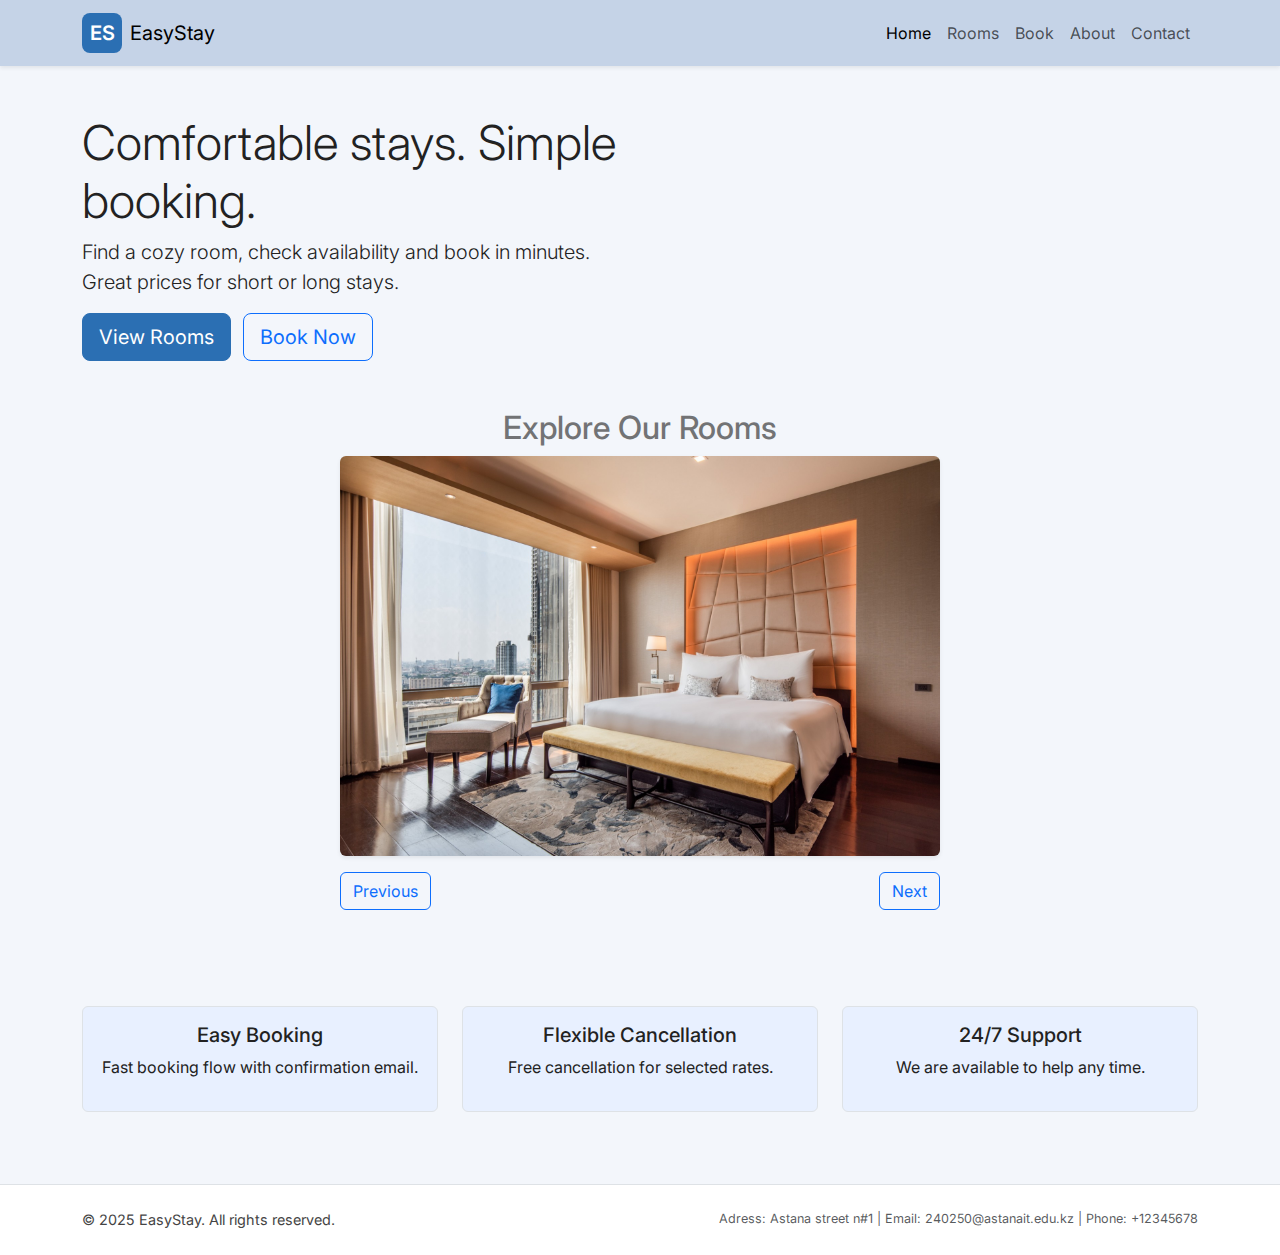
<file: Final project/index.html>
<!doctype html>
<html lang="en">
<head>
  <meta charset="utf-8">
  <meta name="viewport" content="width=device-width, initial-scale=1">
  <title>EasyStay - Home</title>
  <link href="https://cdn.jsdelivr.net/npm/bootstrap@5.3.3/dist/css/bootstrap.min.css" rel="stylesheet">
  <link href="styles.css" rel="stylesheet">
  <link href="https://fonts.googleapis.com/css2?family=Inter:wght@300;400;600&display=swap" rel="stylesheet">
</head>
<body>
  <header class="site-header">
    <nav class="navbar navbar-expand-lg navbar-light bg-white shadow-sm">
      <div class="container">
        <a class="navbar-brand d-flex align-items-center" href="index.html">
          <div class="logo-circle">ES</div>
          <span class="ms-2">EasyStay</span>
        </a>
        <button class="navbar-toggler" type="button" data-bs-toggle="collapse" data-bs-target="#mainNav">
          <span class="navbar-toggler-icon"></span>
        </button>
        <div class="collapse navbar-collapse" id="mainNav">
          <ul class="navbar-nav ms-auto">
            <li class="nav-item"><a class="nav-link active" href="index.html">Home</a></li>
            <li class="nav-item"><a class="nav-link" href="rooms.html">Rooms</a></li>
            <li class="nav-item"><a class="nav-link" href="booking.html">Book</a></li>
            <li class="nav-item"><a class="nav-link" href="about.html">About</a></li>
            <li class="nav-item"><a class="nav-link" href="contact.html">Contact</a></li>
          </ul>
        </div>
      </div>
    </nav>
  </header>

  <main class="container my-5">
    <div class="row align-items-center">
      <div class="col-lg-6">
        <h1 class="display-5">Comfortable stays. Simple booking.</h1>
        <p class="lead">Find a cozy room, check availability and book in minutes. Great prices for short or long stays.</p>
        <a href="rooms.html" class="btn btn-primary btn-lg me-2">View Rooms</a>
        <a href="booking.html" class="btn btn-outline-primary btn-lg">Book Now</a>
      </div>
    <section class="text-center my-5">
        <h2 id="welcomeText">Explore Our Rooms</h2>
        
        <div class="position-relative mx-auto" style="max-width:600px;">
            <img src="img/room1.jpg" class="room-img img-fluid rounded shadow-sm">
            <img src="img/room2.jpg" class="room-img img-fluid rounded shadow-sm">
            <img src="img/room3.jpg" class="room-img img-fluid rounded shadow-sm">

            <div class="d-flex justify-content-between mt-3">
            <button id="prevRoom" class="btn btn-outline-primary">Previous</button>
            <button id="nextRoom" class="btn btn-outline-primary">Next</button>
            </div>
        </div>
    </section>

    </div>

    <section class="features mt-5">
      <div class="row text-center">
        <div class="col-md-4 mb-4">
          <div class="p-3 border rounded">
            <h5>Easy Booking</h5>
            <p>Fast booking flow with confirmation email.</p>
          </div>
        </div>
        <div class="col-md-4 mb-4">
          <div class="p-3 border rounded">
            <h5>Flexible Cancellation</h5>
            <p>Free cancellation for selected rates.</p>
          </div>
        </div>
        <div class="col-md-4 mb-4">
          <div class="p-3 border rounded">
            <h5>24/7 Support</h5>
            <p>We are available to help any time.</p>
          </div>
        </div>
      </div>
    </section>
  </main>

    <footer class="bg-white border-top py-4">
    <div class="container d-flex flex-column flex-md-row justify-content-between align-items-center">
      <div>© 2025 EasyStay. All rights reserved.</div>
      <div class="text-muted small">Adress: Astana street n#1 | Email: 240250@astanait.edu.kz | Phone: +12345678</div>
    </div>
  </footer>

  <script src="https://code.jquery.com/jquery-3.7.0.min.js"></script>
  <script src="https://cdn.jsdelivr.net/npm/bootstrap@5.3.3/dist/js/bootstrap.bundle.min.js"></script>
  <script src="script.js"></script>
</body>
</html>
</file>
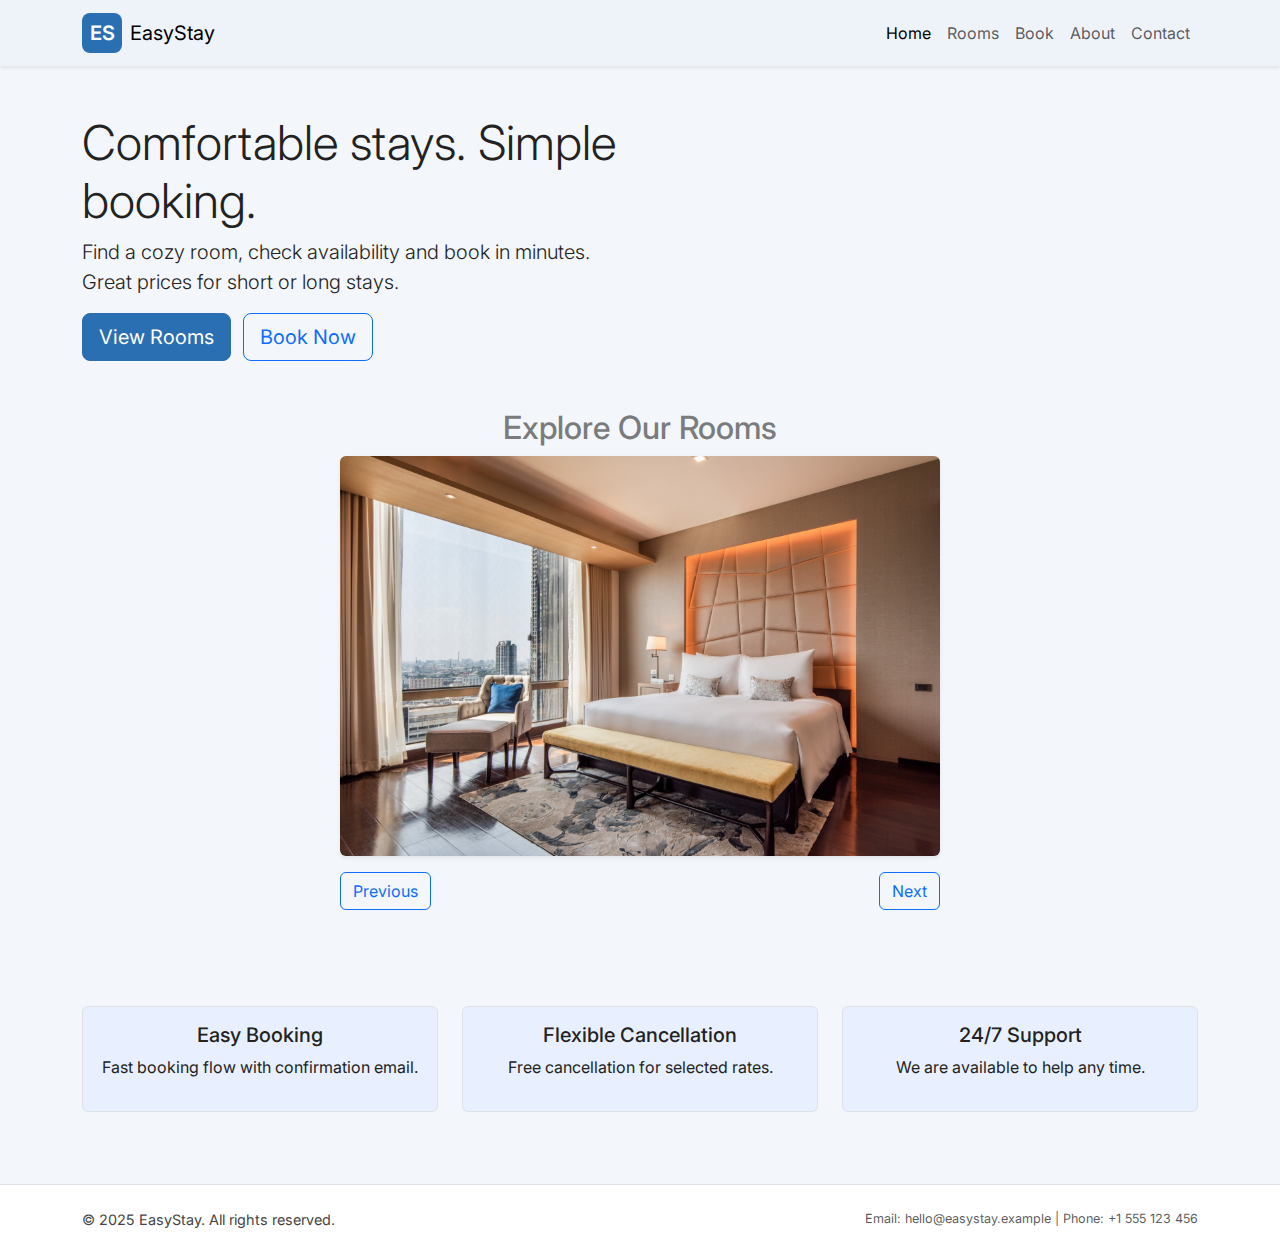
<file: WEB 8-assignment/index.html>
<!doctype html>
<html lang="en">
<head>
  <meta charset="utf-8">
  <meta name="viewport" content="width=device-width, initial-scale=1">
  <title>EasyStay - Home</title>
  <link href="https://cdn.jsdelivr.net/npm/bootstrap@5.3.3/dist/css/bootstrap.min.css" rel="stylesheet">
  <link href="styles.css" rel="stylesheet">
  <link href="https://fonts.googleapis.com/css2?family=Inter:wght@300;400;600&display=swap" rel="stylesheet">
</head>
<body>
  <header class="site-header">
    <nav class="navbar navbar-expand-lg navbar-light bg-white shadow-sm">
      <div class="container">
        <a class="navbar-brand d-flex align-items-center" href="index.html">
          <div class="logo-circle">ES</div>
          <span class="ms-2">EasyStay</span>
        </a>
        <button class="navbar-toggler" type="button" data-bs-toggle="collapse" data-bs-target="#mainNav">
          <span class="navbar-toggler-icon"></span>
        </button>
        <div class="collapse navbar-collapse" id="mainNav">
          <ul class="navbar-nav ms-auto">
            <li class="nav-item"><a class="nav-link active" href="index.html">Home</a></li>
            <li class="nav-item"><a class="nav-link" href="rooms.html">Rooms</a></li>
            <li class="nav-item"><a class="nav-link" href="booking.html">Book</a></li>
            <li class="nav-item"><a class="nav-link" href="about.html">About</a></li>
            <li class="nav-item"><a class="nav-link" href="contact.html">Contact</a></li>
          </ul>
        </div>
      </div>
    </nav>
  </header>

  <main class="container my-5">
    <div class="row align-items-center">
      <div class="col-lg-6">
        <h1 class="display-5">Comfortable stays. Simple booking.</h1>
        <p class="lead">Find a cozy room, check availability and book in minutes. Great prices for short or long stays.</p>
        <a href="rooms.html" class="btn btn-primary btn-lg me-2">View Rooms</a>
        <a href="booking.html" class="btn btn-outline-primary btn-lg">Book Now</a>
      </div>
    <section class="text-center my-5">
        <h2 id="welcomeText">Explore Our Rooms</h2>
        
        <div class="position-relative mx-auto" style="max-width:600px;">
            <img src="img/room1.jpg" class="room-img img-fluid rounded shadow-sm">
            <img src="img/room2.jpg" class="room-img img-fluid rounded shadow-sm">
            <img src="img/room3.jpg" class="room-img img-fluid rounded shadow-sm">

            <div class="d-flex justify-content-between mt-3">
            <button id="prevRoom" class="btn btn-outline-primary">Previous</button>
            <button id="nextRoom" class="btn btn-outline-primary">Next</button>
            </div>
        </div>
    </section>

    </div>

    <section class="features mt-5">
      <div class="row text-center">
        <div class="col-md-4 mb-4">
          <div class="p-3 border rounded">
            <h5>Easy Booking</h5>
            <p>Fast booking flow with confirmation email.</p>
          </div>
        </div>
        <div class="col-md-4 mb-4">
          <div class="p-3 border rounded">
            <h5>Flexible Cancellation</h5>
            <p>Free cancellation for selected rates.</p>
          </div>
        </div>
        <div class="col-md-4 mb-4">
          <div class="p-3 border rounded">
            <h5>24/7 Support</h5>
            <p>We are available to help any time.</p>
          </div>
        </div>
      </div>
    </section>
  </main>

  <footer class="bg-white border-top py-4">
    <div class="container d-flex flex-column flex-md-row justify-content-between align-items-center">
      <div>© 2025 EasyStay. All rights reserved.</div>
      <div class="text-muted small">Email: hello@easystay.example | Phone: +1 555 123 456</div>
    </div>
  </footer>

  <script src="https://code.jquery.com/jquery-3.7.0.min.js"></script>
  <script src="https://cdn.jsdelivr.net/npm/bootstrap@5.3.3/dist/js/bootstrap.bundle.min.js"></script>
  <script src="script.js"></script>
</body>
</html>
</file>
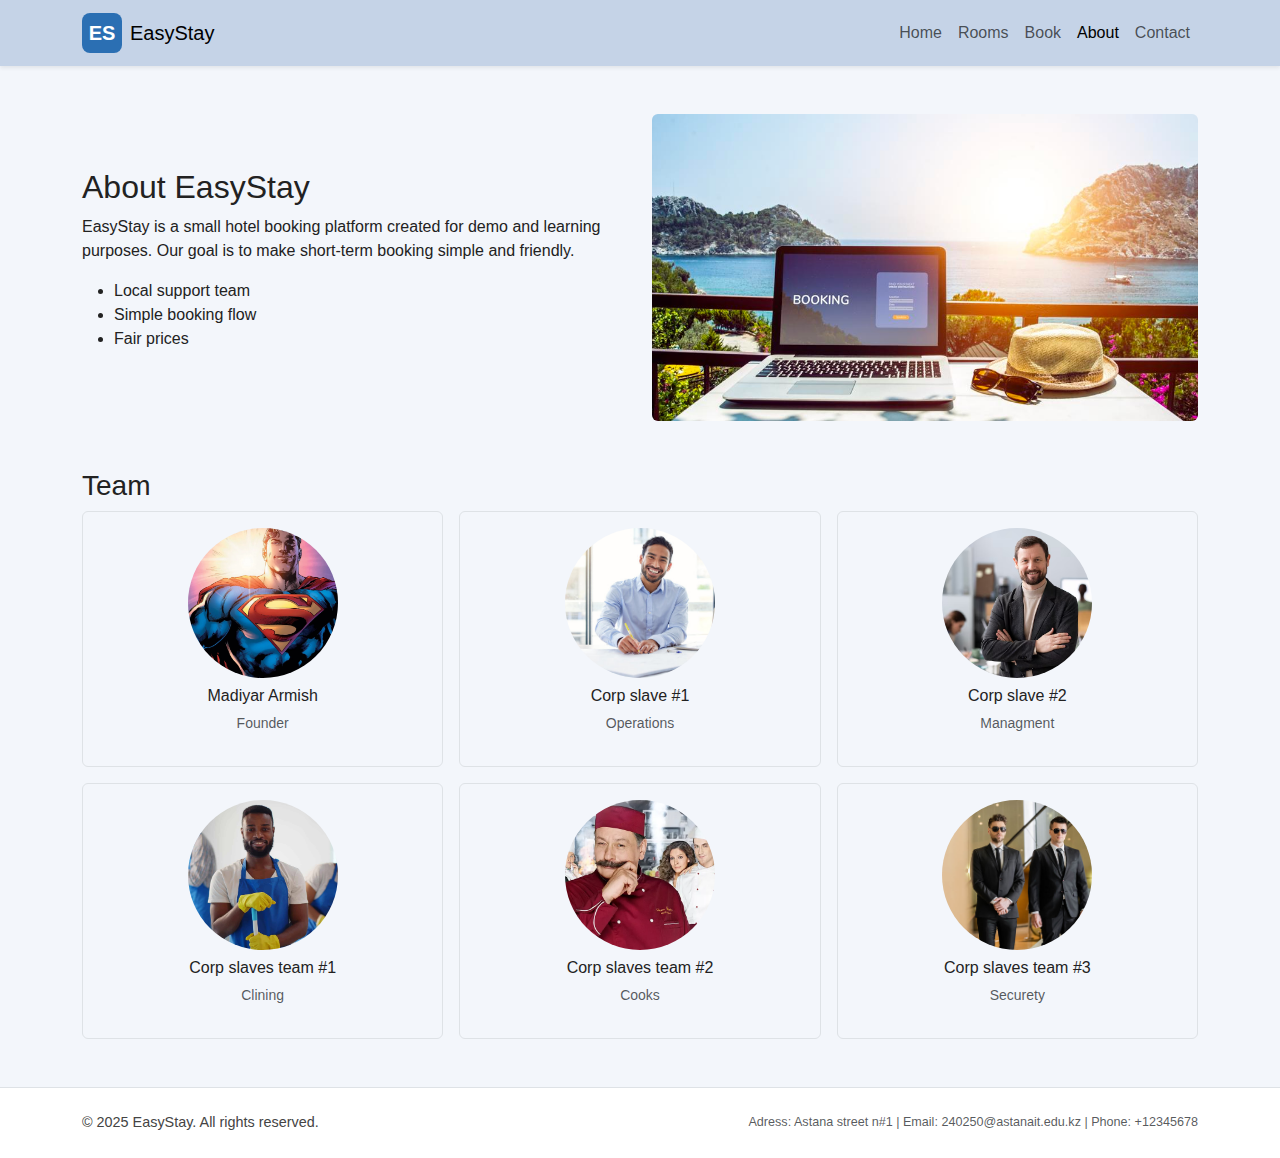
<file: Final project/about.html>
<!doctype html>
<html lang="en">
<head>
  <meta charset="utf-8">
  <meta name="viewport" content="width=device-width, initial-scale=1">
  <title>EasyStay - About</title>
  <link href="https://cdn.jsdelivr.net/npm/bootstrap@5.3.3/dist/css/bootstrap.min.css" rel="stylesheet">
  <link href="styles.css" rel="stylesheet">
</head>
<body>
  <nav class="navbar navbar-expand-lg navbar-light bg-white shadow-sm">
    <div class="container">
      <a class="navbar-brand d-flex align-items-center" href="index.html">
        <div class="logo-circle">ES</div>
        <span class="ms-2">EasyStay</span>
      </a>
      <button class="navbar-toggler" type="button" data-bs-toggle="collapse" data-bs-target="#mainNav4">
        <span class="navbar-toggler-icon"></span>
      </button>
      <div class="collapse navbar-collapse" id="mainNav4">
        <ul class="navbar-nav ms-auto">
          <li class="nav-item"><a class="nav-link" href="index.html">Home</a></li>
          <li class="nav-item"><a class="nav-link" href="rooms.html">Rooms</a></li>
          <li class="nav-item"><a class="nav-link" href="booking.html">Book</a></li>
          <li class="nav-item"><a class="nav-link active" href="about.html">About</a></li>
          <li class="nav-item"><a class="nav-link" href="contact.html">Contact</a></li>
        </ul>
      </div>
    </div>
  </nav>

  <main class="container my-5">
    <div class="row align-items-center">
      <div class="col-md-6">
        <h2>About EasyStay</h2>
        <p>EasyStay is a small hotel booking platform created for demo and learning purposes. Our goal is to make short-term booking simple and friendly.</p>
        <ul>
          <li>Local support team</li>
          <li>Simple booking flow</li>
          <li>Fair prices</li>
        </ul>
      </div>
      <div class="col-md-6">
        <img src="img/booking-app.jpg" class="img-fluid rounded" alt="about">
      </div>
    </div>

    <section class="mt-5 team">
  <h3>Team</h3>
  <div class="row g-3">
    <div class="col-sm-6 col-md-4">
      <div class="p-3 border rounded text-center">
        <img src="img/madiyarPhoto.jpg" class="rounded-circle mb-2" alt="member">
        <h6>Madiyar Armish</h6>
        <p class="small text-muted">Founder</p>
      </div>
    </div>
    <div class="col-sm-6 col-md-4">
      <div class="p-3 border rounded text-center">
        <img src="img/slave.jpg" class="rounded-circle mb-2" alt="member2">
        <h6>Corp slave #1</h6>
        <p class="small text-muted">Operations</p>
      </div>
    </div>
    <div class="col-sm-6 col-md-4">
      <div class="p-3 border rounded text-center">
        <img src="img/manager.jpg" class="rounded-circle mb-2" alt="member2">
        <h6>Corp slave #2</h6>
        <p class="small text-muted">Managment</p>
      </div>
    </div>
    <div class="col-sm-6 col-md-4">
      <div class="p-3 border rounded text-center">
        <img src="img/cleaning.jpg" class="rounded-circle mb-2" alt="member2">
        <h6>Corp slaves team #1</h6>
        <p class="small text-muted">Clining</p>
      </div>
    </div>
    <div class="col-sm-6 col-md-4">
      <div class="p-3 border rounded text-center">
        <img src="img/cooks.jpg" class="rounded-circle mb-2" alt="member2">
        <h6>Corp slaves team #2</h6>
        <p class="small text-muted">Cooks</p>
      </div>
    </div>
    <div class="col-sm-6 col-md-4">
      <div class="p-3 border rounded text-center">
        <img src="img/Security.jpg" class="rounded-circle mb-2" alt="member2">
        <h6>Corp slaves team #3</h6>
        <p class="small text-muted">Securety</p>
      </div>
    </div>
  </div>
</section>

  </main>

    <footer class="bg-white border-top py-4">
    <div class="container d-flex flex-column flex-md-row justify-content-between align-items-center">
      <div>© 2025 EasyStay. All rights reserved.</div>
      <div class="text-muted small">Adress: Astana street n#1 | Email: 240250@astanait.edu.kz | Phone: +12345678</div>
    </div>
  </footer>

  <script src="https://code.jquery.com/jquery-3.7.0.min.js"></script>
  <script src="https://cdn.jsdelivr.net/npm/bootstrap@5.3.3/dist/js/bootstrap.bundle.min.js"></script>
  <script src="script.js"></script>
</body>
</html>
</file>
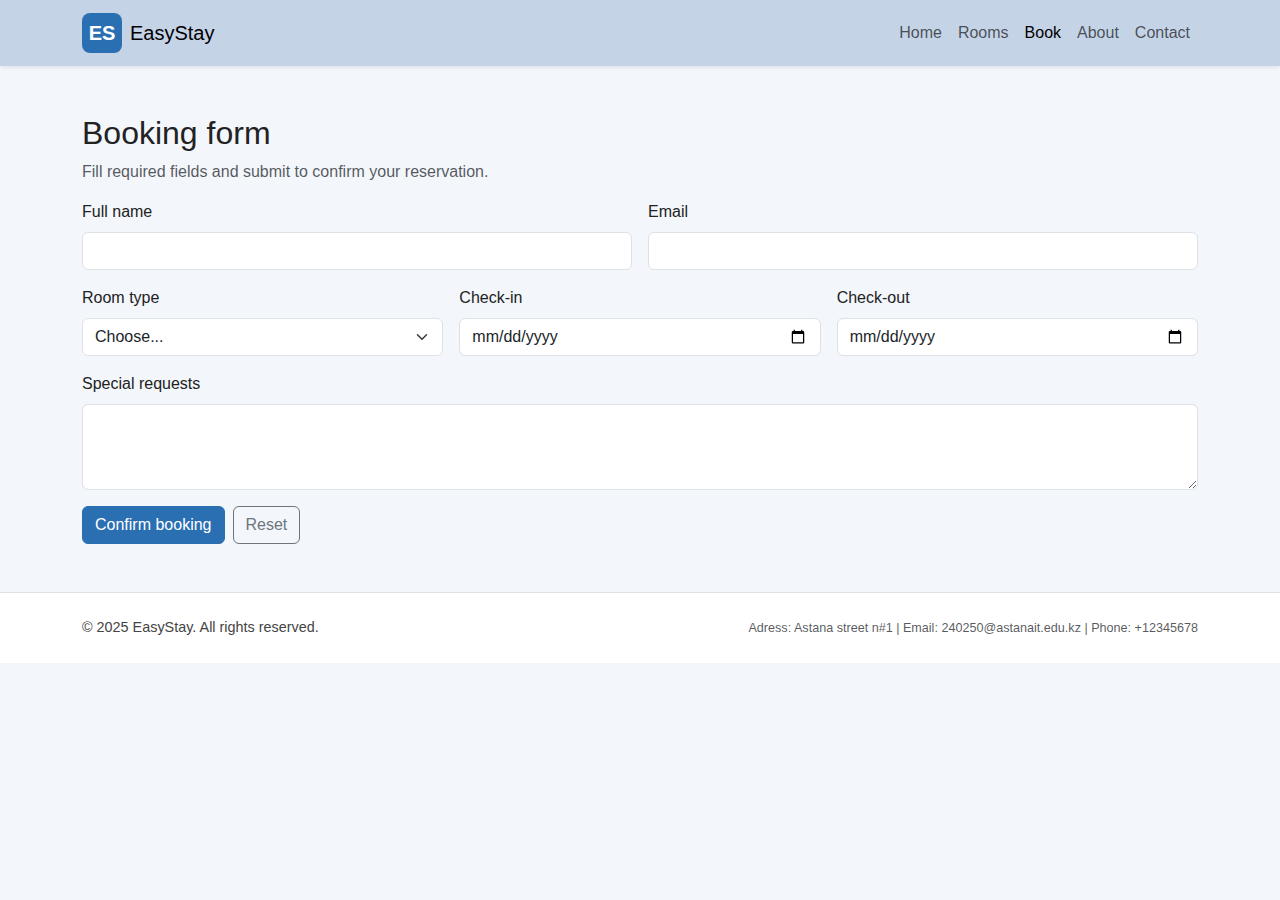
<file: Final project/booking.html>
<!doctype html>
<html lang="en">
<head>
  <meta charset="utf-8">
  <meta name="viewport" content="width=device-width, initial-scale=1">
  <title>EasyStay - Booking</title>
  <link href="https://cdn.jsdelivr.net/npm/bootstrap@5.3.3/dist/css/bootstrap.min.css" rel="stylesheet">
  <link href="styles.css" rel="stylesheet">
</head>
<body>
  <nav class="navbar navbar-expand-lg navbar-light bg-white shadow-sm">
    <div class="container">
      <a class="navbar-brand d-flex align-items-center" href="index.html">
        <div class="logo-circle">ES</div>
        <span class="ms-2">EasyStay</span>
      </a>
      <button class="navbar-toggler" type="button" data-bs-toggle="collapse" data-bs-target="#mainNav3">
        <span class="navbar-toggler-icon"></span>
      </button>
      <div class="collapse navbar-collapse" id="mainNav3">
        <ul class="navbar-nav ms-auto">
          <li class="nav-item"><a class="nav-link" href="index.html">Home</a></li>
          <li class="nav-item"><a class="nav-link" href="rooms.html">Rooms</a></li>
          <li class="nav-item"><a class="nav-link active" href="booking.html">Book</a></li>
          <li class="nav-item"><a class="nav-link" href="about.html">About</a></li>
          <li class="nav-item"><a class="nav-link" href="contact.html">Contact</a></li>
        </ul>
      </div>
    </div>
  </nav>

  <main class="container my-5">
    <h2>Booking form</h2>
    <p class="text-muted">Fill required fields and submit to confirm your reservation.</p>

    <form id="bookingForm" class="row g-3 needs-validation" novalidate>
      <div class="col-md-6">
        <label class="form-label">Full name</label>
        <input type="text" class="form-control" id="fullName" required>
        <div class="invalid-feedback">Please enter your name.</div>
      </div>
      <div class="col-md-6">
        <label class="form-label">Email</label>
        <input type="email" class="form-control" id="email" required>
        <div class="invalid-feedback">Please provide a valid email.</div>
      </div>
      <div class="col-md-4">
        <label class="form-label">Room type</label>
        <select id="roomType" class="form-select" required>
          <option value="">Choose...</option>
          <option>Standard</option>
          <option>Deluxe</option>
          <option>Suite</option>
        </select>
        <div class="invalid-feedback">Select a room type.</div>
      </div>
      <div class="col-md-4">
        <label class="form-label">Check-in</label>
        <input type="date" id="checkIn" class="form-control" required>
        <div class="invalid-feedback">Choose check-in date.</div>
      </div>
      <div class="col-md-4">
        <label class="form-label">Check-out</label>
        <input type="date" id="checkOut" class="form-control" required>
        <div class="invalid-feedback">Choose check-out date.</div>
      </div>

      <div class="col-12">
        <label class="form-label">Special requests</label>
        <textarea id="requests" class="form-control" rows="3"></textarea>
      </div>

      <div class="col-12 d-flex gap-2">
        <button id="submitBooking" class="btn btn-primary">Confirm booking</button>
        <button type="reset" class="btn btn-outline-secondary">Reset</button>
      </div>
    </form>

    <div id="bookingResult" class="mt-4" style="display:none;">
      <div class="alert alert-success">Your booking has been submitted successfully! Check your email.</div>
    </div>
  </main>


    <footer class="bg-white border-top py-4">
    <div class="container d-flex flex-column flex-md-row justify-content-between align-items-center">
      <div>© 2025 EasyStay. All rights reserved.</div>
      <div class="text-muted small">Adress: Astana street n#1 | Email: 240250@astanait.edu.kz | Phone: +12345678</div>
    </div>
  </footer>

  <script src="https://code.jquery.com/jquery-3.7.0.min.js"></script>
  <script src="https://cdn.jsdelivr.net/npm/bootstrap@5.3.3/dist/js/bootstrap.bundle.min.js"></script>
  <script src="script.js"></script>

</body>
</html>
</file>
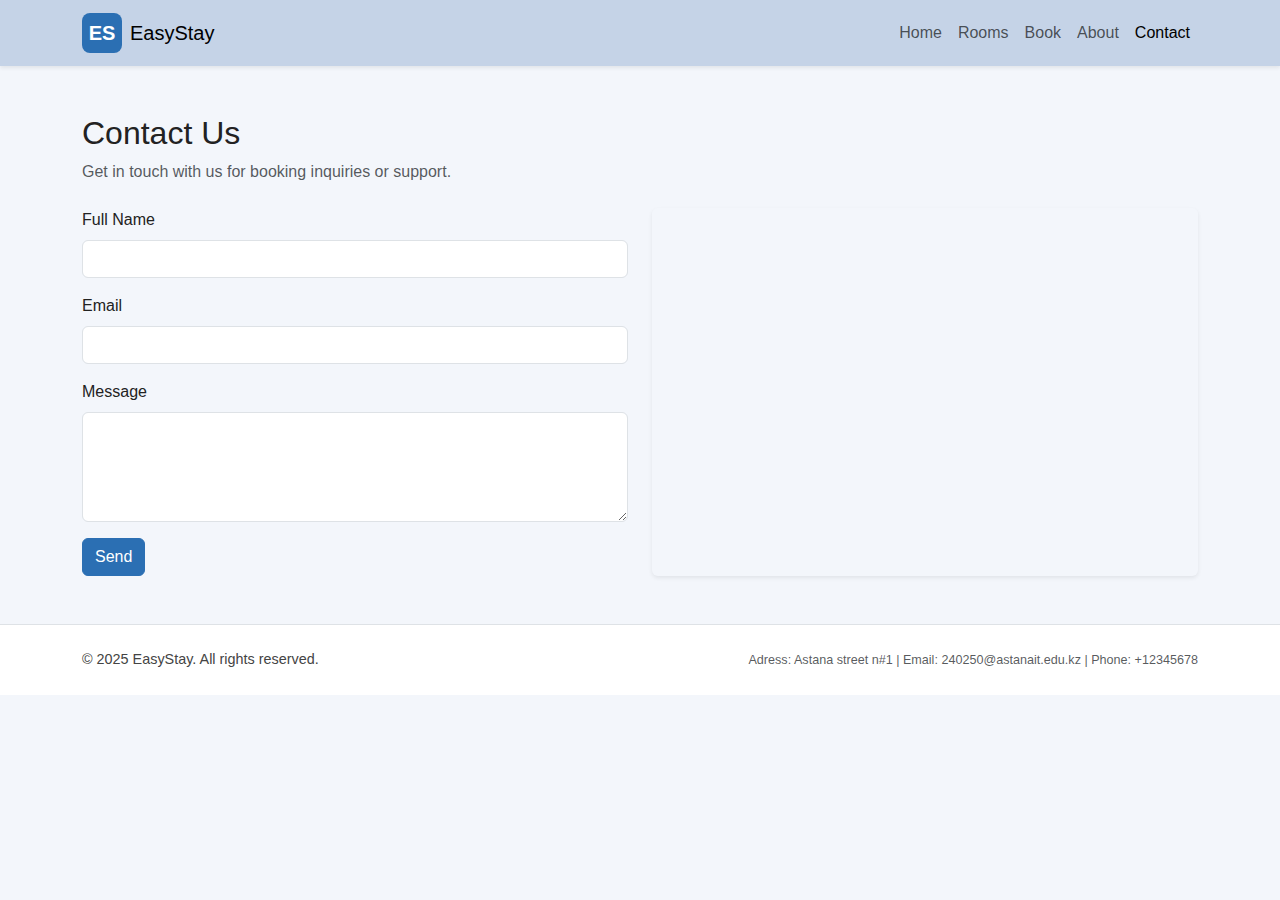
<file: Final project/contact.html>
<!doctype html>
<html lang="en">
<head>
  <meta charset="utf-8">
  <meta name="viewport" content="width=device-width, initial-scale=1">
  <title>EasyStay - Contact</title>
  <link href="https://cdn.jsdelivr.net/npm/bootstrap@5.3.3/dist/css/bootstrap.min.css" rel="stylesheet">
  <link href="styles.css" rel="stylesheet">
</head>
<body>
  <nav class="navbar navbar-expand-lg navbar-light bg-white shadow-sm">
    <div class="container">
      <a class="navbar-brand d-flex align-items-center" href="index.html">
        <div class="logo-circle">ES</div>
        <span class="ms-2">EasyStay</span>
      </a>
      <button class="navbar-toggler" type="button" data-bs-toggle="collapse" data-bs-target="#mainNav5">
        <span class="navbar-toggler-icon"></span>
      </button>
      <div class="collapse navbar-collapse" id="mainNav5">
        <ul class="navbar-nav ms-auto">
          <li class="nav-item"><a class="nav-link" href="index.html">Home</a></li>
          <li class="nav-item"><a class="nav-link" href="rooms.html">Rooms</a></li>
          <li class="nav-item"><a class="nav-link" href="booking.html">Book</a></li>
          <li class="nav-item"><a class="nav-link" href="about.html">About</a></li>
          <li class="nav-item"><a class="nav-link active" href="contact.html">Contact</a></li>
        </ul>
      </div>
    </div>
  </nav>

 <main class="container my-5">
  <h2>Contact Us</h2>
  <p class="text-muted mb-4">Get in touch with us for booking inquiries or support.</p>

  <div class="row g-4">
    <div class="col-md-6">
      <form id="contactForm" class="needs-validation" novalidate>
        <div class="mb-3">
          <label class="form-label">Full Name</label>
          <input type="text" class="form-control" required>
          <div class="invalid-feedback">Please enter your name.</div>
        </div>
        <div class="mb-3">
          <label class="form-label">Email</label>
          <input type="email" class="form-control" required>
          <div class="invalid-feedback">Please enter a valid email.</div>
        </div>
        <div class="mb-3">
          <label class="form-label">Message</label>
          <textarea class="form-control" rows="4" required></textarea>
          <div class="invalid-feedback">Please enter your message.</div>
        </div>
        <button class="btn btn-primary" type="submit">Send</button>
      </form>

      <div id="formSuccess" class="alert alert-success mt-3" style="display: none;">
        Your message has been sent successfully!
      </div>
    </div>


    <div class="col-md-6">
      <div class="rounded overflow-hidden shadow-sm" style="height: 100%; min-height: 350px;">
        <iframe
          src="https://www.google.com/maps/embed?pb=!1m18!1m12!1m3!1d2008.096278872885!2d71.41841183189071!3d51.09072716516974!2m3!1f0!2f0!3f0!3m2!1i1024!2i768!4f13.1!3m3!1m2!1s0x424585a605525605%3A0x4dff4a1973f7567e!2sAstana%20IT%20University!5e0!3m2!1sru!2skz!4v1762957259861!5m2!1sru!2skz"
          width="100%"
          height="100%"
          style="border:0;"
          allowfullscreen=""
          loading="lazy"
          referrerpolicy="no-referrer-when-downgrade">
        </iframe>
      </div>
    </div>
  </div>
</main>


    <footer class="bg-white border-top py-4">
    <div class="container d-flex flex-column flex-md-row justify-content-between align-items-center">
      <div>© 2025 EasyStay. All rights reserved.</div>
      <div class="text-muted small">Adress: Astana street n#1 | Email: 240250@astanait.edu.kz | Phone: +12345678</div>
    </div>
  </footer>

  <script src="https://code.jquery.com/jquery-3.7.0.min.js"></script>
  <script src="https://cdn.jsdelivr.net/npm/bootstrap@5.3.3/dist/js/bootstrap.bundle.min.js"></script>
  <script src="script.js"></script>
</body>
</html>
</file>
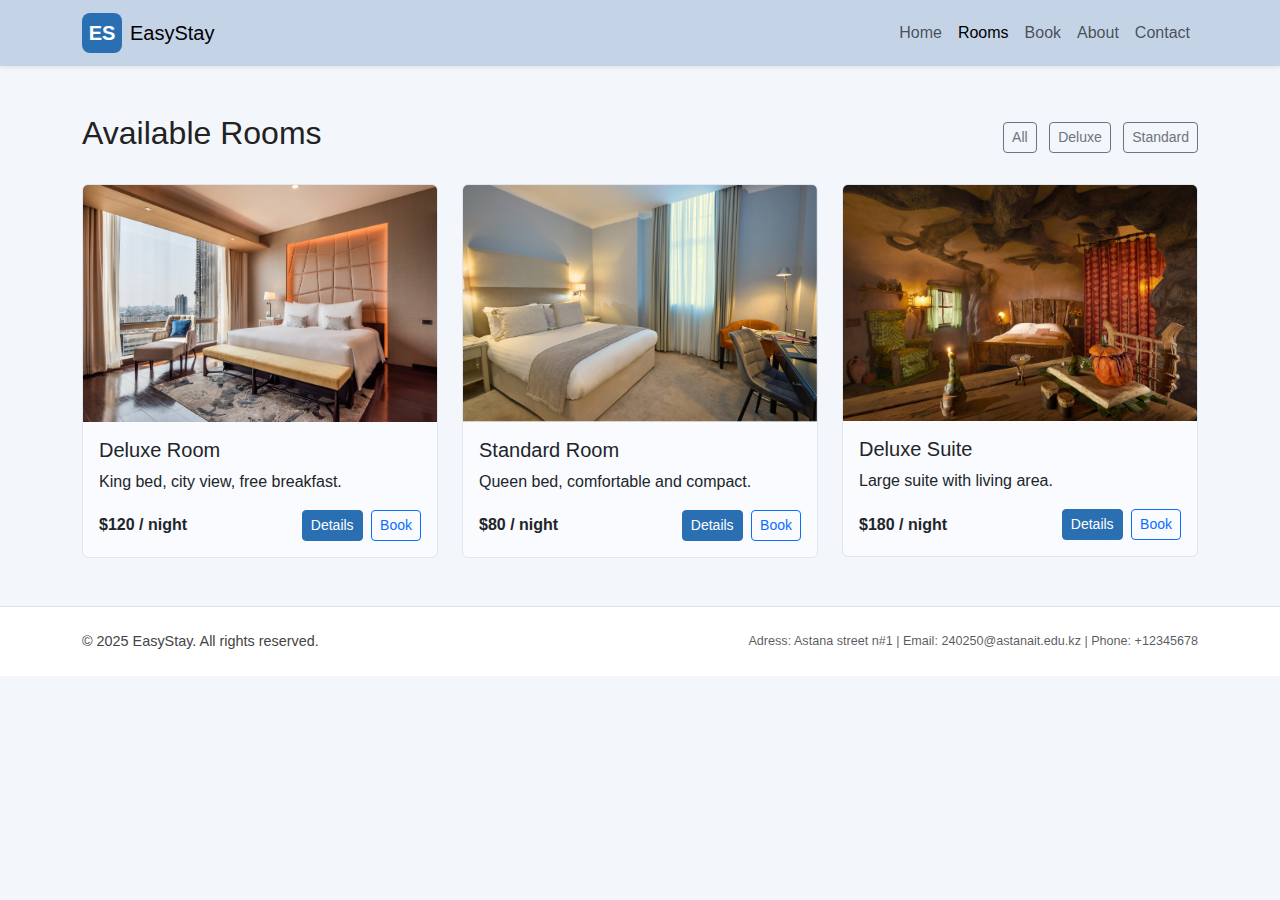
<file: Final project/rooms.html>
<!doctype html>
<html lang="en">
<head>
  <meta charset="utf-8">
  <meta name="viewport" content="width=device-width, initial-scale=1">
  <title>EasyStay - Rooms</title>
  <link href="https://cdn.jsdelivr.net/npm/bootstrap@5.3.3/dist/css/bootstrap.min.css" rel="stylesheet">
  <link href="styles.css" rel="stylesheet">
</head>
<body>
  <nav class="navbar navbar-expand-lg navbar-light bg-white shadow-sm">
    <div class="container">
      <a class="navbar-brand d-flex align-items-center" href="index.html">
        <div class="logo-circle">ES</div>
        <span class="ms-2">EasyStay</span>
      </a>
      <button class="navbar-toggler" type="button" data-bs-toggle="collapse" data-bs-target="#mainNav2">
        <span class="navbar-toggler-icon"></span>
      </button>
      <div class="collapse navbar-collapse" id="mainNav2">
        <ul class="navbar-nav ms-auto">
          <li class="nav-item"><a class="nav-link" href="index.html">Home</a></li>
          <li class="nav-item"><a class="nav-link active" href="rooms.html">Rooms</a></li>
          <li class="nav-item"><a class="nav-link" href="booking.html">Book</a></li>
          <li class="nav-item"><a class="nav-link" href="about.html">About</a></li>
          <li class="nav-item"><a class="nav-link" href="contact.html">Contact</a></li>
        </ul>
      </div>
    </div>
  </nav>

  <main class="container my-5">
    <div class="d-flex justify-content-between align-items-center mb-4">
      <h2>Available Rooms</h2>
      <div>
        <button id="filterAll" class="btn btn-sm btn-outline-secondary me-2">All</button>
        <button id="filterDeluxe" class="btn btn-sm btn-outline-secondary me-2">Deluxe</button>
        <button id="filterStandard" class="btn btn-sm btn-outline-secondary">Standard</button>
      </div>
    </div>

    <div class="row g-4" id="roomsGrid">
      <div class="col-md-6 col-lg-4 room-card deluxe">
        <div class="card">
          <img src="img/room1.jpg" class="card-img-top" alt="deluxe">
          <div class="card-body">
            <h5 class="card-title">Deluxe Room</h5>
            <p class="card-text">King bed, city view, free breakfast.</p>
            <div class="d-flex justify-content-between align-items-center">
              <span class="fw-bold">$120 / night</span>
              <div>
                <button class="btn btn-sm btn-primary me-1 view-details" data-title="Deluxe Room" data-img="https://picsum.photos/900/600?random=21" data-desc="Spacious room with king bed and city view.">Details</button>
                <a class="btn btn-sm btn-outline-primary" href="booking.html?room=Deluxe">Book</a>
              </div>
            </div>
          </div>
        </div>
      </div>

      <div class="col-md-6 col-lg-4 room-card standard">
        <div class="card">
          <img src="img/room2.jpg" class="card-img-top" alt="standard">
          <div class="card-body">
            <h5 class="card-title">Standard Room</h5>
            <p class="card-text">Queen bed, comfortable and compact.</p>
            <div class="d-flex justify-content-between align-items-center">
              <span class="fw-bold">$80 / night</span>
              <div>
                <button class="btn btn-sm btn-primary me-1 view-details" data-title="Standard Room" data-img="https://picsum.photos/900/600?random=22" data-desc="Cozy room with queen bed.">Details</button>
                <a class="btn btn-sm btn-outline-primary" href="booking.html?room=Standard">Book</a>
              </div>
            </div>
          </div>
        </div>
      </div>

      <div class="col-md-6 col-lg-4 room-card deluxe">
        <div class="card">
          <img src="img/room3.jpg" class="card-img-top" alt="deluxe2">
          <div class="card-body">
            <h5 class="card-title">Deluxe Suite</h5>
            <p class="card-text">Large suite with living area.</p>
            <div class="d-flex justify-content-between align-items-center">
              <span class="fw-bold">$180 / night</span>
              <div>
                <button class="btn btn-sm btn-primary me-1 view-details" data-title="Deluxe Suite" data-img="https://picsum.photos/900/600?random=23" data-desc="Big suite for families.">Details</button>
                <a class="btn btn-sm btn-outline-primary" href="booking.html?room=Suite">Book</a>
              </div>
            </div>
          </div>
        </div>
      </div>

    </div>
  </main>

    <footer class="bg-white border-top py-4">
    <div class="container d-flex flex-column flex-md-row justify-content-between align-items-center">
      <div>© 2025 EasyStay. All rights reserved.</div>
      <div class="text-muted small">Adress: Astana street n#1 | Email: 240250@astanait.edu.kz | Phone: +12345678</div>
    </div>
  </footer>

  <script src="https://code.jquery.com/jquery-3.7.0.min.js"></script>
  <script src="https://cdn.jsdelivr.net/npm/bootstrap@5.3.3/dist/js/bootstrap.bundle.min.js"></script>
  <script src="script.js"></script>
</body>
</html>
</file>
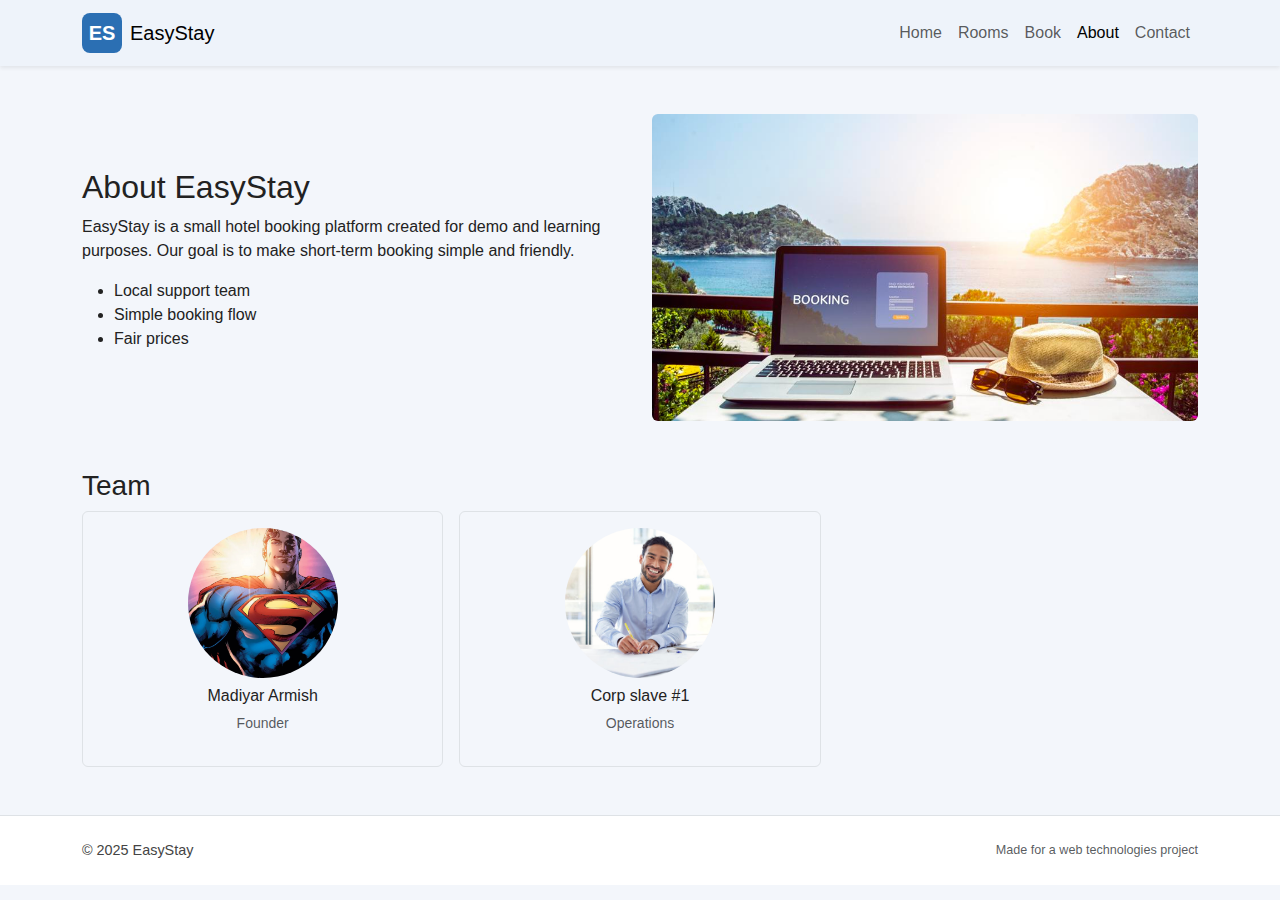
<file: WEB 8-assignment/about.html>
<!doctype html>
<html lang="en">
<head>
  <meta charset="utf-8">
  <meta name="viewport" content="width=device-width, initial-scale=1">
  <title>EasyStay - About</title>
  <link href="https://cdn.jsdelivr.net/npm/bootstrap@5.3.3/dist/css/bootstrap.min.css" rel="stylesheet">
  <link href="styles.css" rel="stylesheet">
</head>
<body>
  <nav class="navbar navbar-expand-lg navbar-light bg-white shadow-sm">
    <div class="container">
      <a class="navbar-brand d-flex align-items-center" href="index.html">
        <div class="logo-circle">ES</div>
        <span class="ms-2">EasyStay</span>
      </a>
      <button class="navbar-toggler" type="button" data-bs-toggle="collapse" data-bs-target="#mainNav4">
        <span class="navbar-toggler-icon"></span>
      </button>
      <div class="collapse navbar-collapse" id="mainNav4">
        <ul class="navbar-nav ms-auto">
          <li class="nav-item"><a class="nav-link" href="index.html">Home</a></li>
          <li class="nav-item"><a class="nav-link" href="rooms.html">Rooms</a></li>
          <li class="nav-item"><a class="nav-link" href="booking.html">Book</a></li>
          <li class="nav-item"><a class="nav-link active" href="about.html">About</a></li>
          <li class="nav-item"><a class="nav-link" href="contact.html">Contact</a></li>
        </ul>
      </div>
    </div>
  </nav>

  <main class="container my-5">
    <div class="row align-items-center">
      <div class="col-md-6">
        <h2>About EasyStay</h2>
        <p>EasyStay is a small hotel booking platform created for demo and learning purposes. Our goal is to make short-term booking simple and friendly.</p>
        <ul>
          <li>Local support team</li>
          <li>Simple booking flow</li>
          <li>Fair prices</li>
        </ul>
      </div>
      <div class="col-md-6">
        <img src="img/booking-app.jpg" class="img-fluid rounded" alt="about">
      </div>
    </div>

    <section class="mt-5 team">
  <h3>Team</h3>
  <div class="row g-3">
    <div class="col-sm-6 col-md-4">
      <div class="p-3 border rounded text-center">
        <img src="img/madiyarPhoto.jpg" class="rounded-circle mb-2" alt="member">
        <h6>Madiyar Armish</h6>
        <p class="small text-muted">Founder</p>
      </div>
    </div>
    <div class="col-sm-6 col-md-4">
      <div class="p-3 border rounded text-center">
        <img src="img/slave.jpg" class="rounded-circle mb-2" alt="member2">
        <h6>Corp slave #1</h6>
        <p class="small text-muted">Operations</p>
      </div>
    </div>
  </div>
</section>

  </main>

  <footer class="bg-white border-top py-4">
    <div class="container d-flex flex-column flex-md-row justify-content-between align-items-center">
      <div>© 2025 EasyStay</div>
      <div class="text-muted small">Made for a web technologies project</div>
    </div>
  </footer>

  <script src="https://code.jquery.com/jquery-3.7.0.min.js"></script>
  <script src="https://cdn.jsdelivr.net/npm/bootstrap@5.3.3/dist/js/bootstrap.bundle.min.js"></script>
  <script src="script.js"></script>
</body>
</html>
</file>
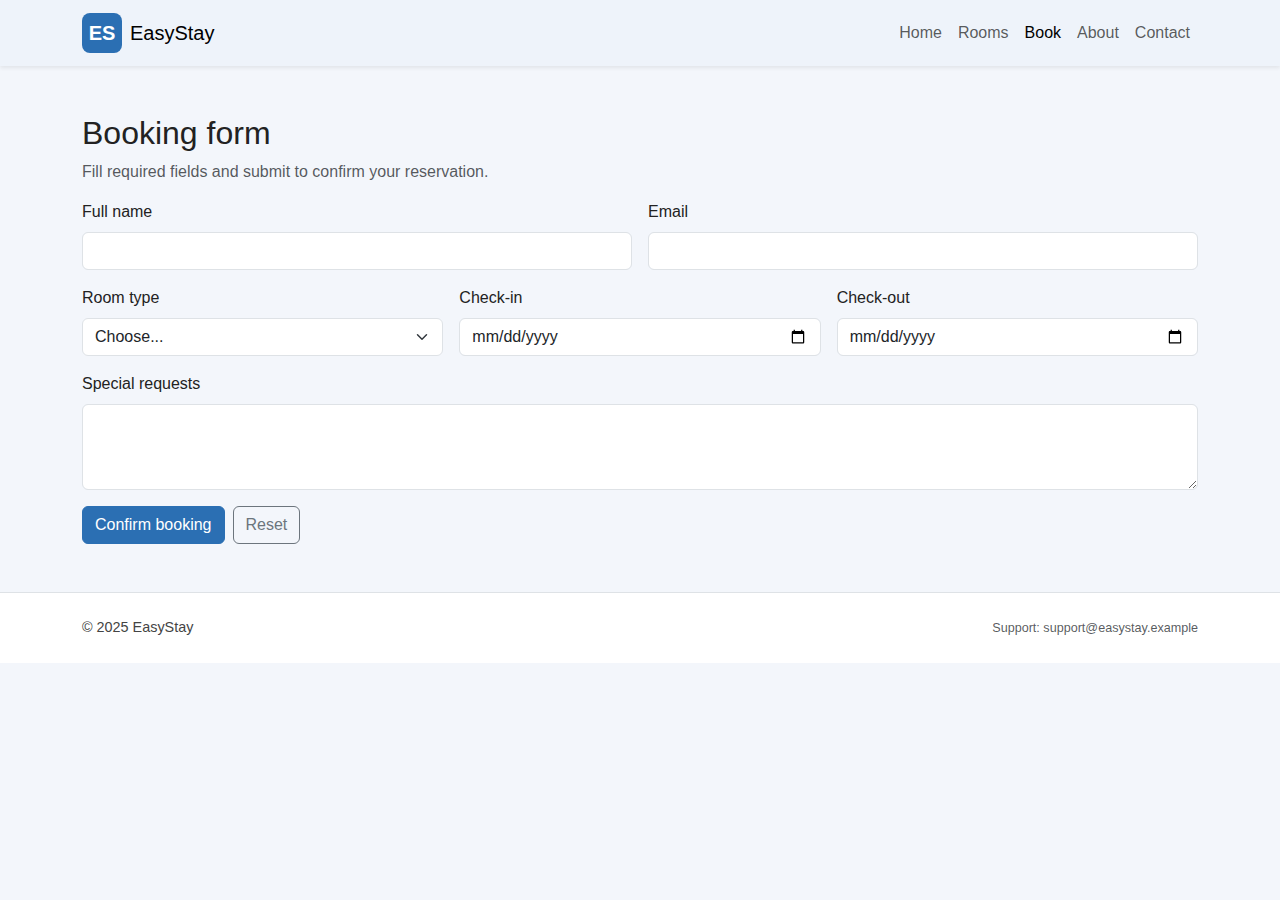
<file: WEB 8-assignment/booking.html>
<!doctype html>
<html lang="en">
<head>
  <meta charset="utf-8">
  <meta name="viewport" content="width=device-width, initial-scale=1">
  <title>EasyStay - Booking</title>
  <link href="https://cdn.jsdelivr.net/npm/bootstrap@5.3.3/dist/css/bootstrap.min.css" rel="stylesheet">
  <link href="styles.css" rel="stylesheet">
</head>
<body>
  <nav class="navbar navbar-expand-lg navbar-light bg-white shadow-sm">
    <div class="container">
      <a class="navbar-brand d-flex align-items-center" href="index.html">
        <div class="logo-circle">ES</div>
        <span class="ms-2">EasyStay</span>
      </a>
      <button class="navbar-toggler" type="button" data-bs-toggle="collapse" data-bs-target="#mainNav3">
        <span class="navbar-toggler-icon"></span>
      </button>
      <div class="collapse navbar-collapse" id="mainNav3">
        <ul class="navbar-nav ms-auto">
          <li class="nav-item"><a class="nav-link" href="index.html">Home</a></li>
          <li class="nav-item"><a class="nav-link" href="rooms.html">Rooms</a></li>
          <li class="nav-item"><a class="nav-link active" href="booking.html">Book</a></li>
          <li class="nav-item"><a class="nav-link" href="about.html">About</a></li>
          <li class="nav-item"><a class="nav-link" href="contact.html">Contact</a></li>
        </ul>
      </div>
    </div>
  </nav>

  <main class="container my-5">
    <h2>Booking form</h2>
    <p class="text-muted">Fill required fields and submit to confirm your reservation.</p>

    <form id="bookingForm" class="row g-3 needs-validation">
      <div class="col-md-6">
        <label class="form-label">Full name</label>
        <input type="text" class="form-control" id="fullName" required>
        <div class="invalid-feedback">Please enter your name.</div>
      </div>
      <div class="col-md-6">
        <label class="form-label">Email</label>
        <input type="email" class="form-control" id="email" required>
        <div class="invalid-feedback">Please provide a valid email.</div>
      </div>
      <div class="col-md-4">
        <label class="form-label">Room type</label>
        <select id="roomType" class="form-select" required>
          <option value="">Choose...</option>
          <option>Standard</option>
          <option>Deluxe</option>
          <option>Suite</option>
        </select>
        <div class="invalid-feedback">Select a room type.</div>
      </div>
      <div class="col-md-4">
        <label class="form-label">Check-in</label>
        <input type="date" id="checkIn" class="form-control" required>
        <div class="invalid-feedback">Choose check-in date.</div>
      </div>
      <div class="col-md-4">
        <label class="form-label">Check-out</label>
        <input type="date" id="checkOut" class="form-control" required>
        <div class="invalid-feedback">Choose check-out date.</div>
      </div>

      <div class="col-12">
        <label class="form-label">Special requests</label>
        <textarea id="requests" class="form-control" rows="3"></textarea>
      </div>

      <div class="col-12 d-flex gap-2">
        <button id="submitBooking" class="btn btn-primary">Confirm booking</button>
        <button type="reset" class="btn btn-outline-secondary">Reset</button>
      </div>
    </form>

    <div id="bookingResult" class="mt-4" style="display:none;">
      <div class="alert alert-success">Your booking has been submitted. Check your email for confirmation.</div>
    </div>
  </main>

  <footer class="bg-white border-top py-4">
    <div class="container d-flex flex-column flex-md-row justify-content-between align-items-center">
      <div>© 2025 EasyStay</div>
      <div class="text-muted small">Support: support@easystay.example</div>
    </div>
  </footer>

  <script src="https://code.jquery.com/jquery-3.7.0.min.js"></script>
  <script src="https://cdn.jsdelivr.net/npm/bootstrap@5.3.3/dist/js/bootstrap.bundle.min.js"></script>
  <script src="script.js"></script>

</body>
</html>
</file>
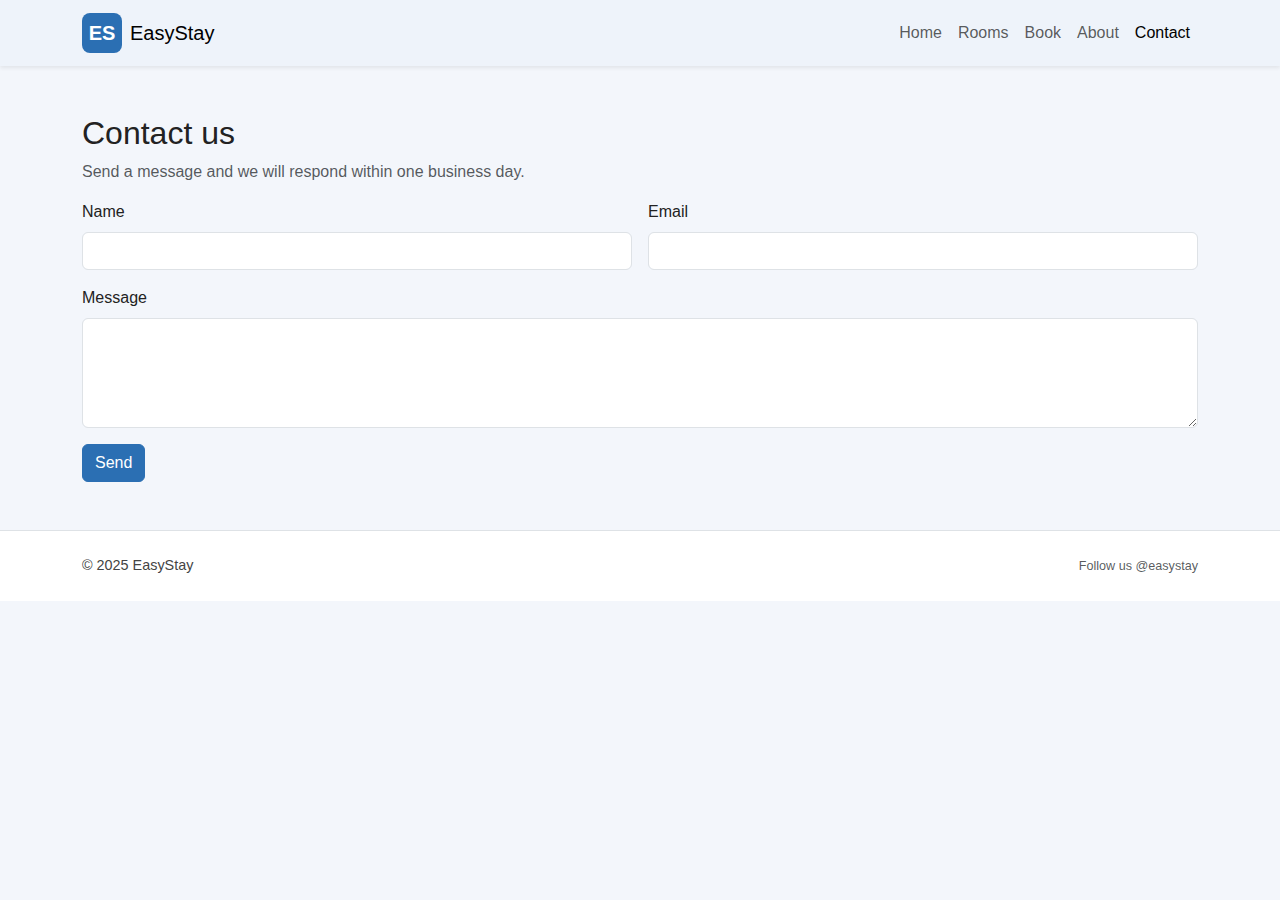
<file: WEB 8-assignment/contact.html>
<!doctype html>
<html lang="en">
<head>
  <meta charset="utf-8">
  <meta name="viewport" content="width=device-width, initial-scale=1">
  <title>EasyStay - Contact</title>
  <link href="https://cdn.jsdelivr.net/npm/bootstrap@5.3.3/dist/css/bootstrap.min.css" rel="stylesheet">
  <link href="styles.css" rel="stylesheet">
</head>
<body>
  <nav class="navbar navbar-expand-lg navbar-light bg-white shadow-sm">
    <div class="container">
      <a class="navbar-brand d-flex align-items-center" href="index.html">
        <div class="logo-circle">ES</div>
        <span class="ms-2">EasyStay</span>
      </a>
      <button class="navbar-toggler" type="button" data-bs-toggle="collapse" data-bs-target="#mainNav5">
        <span class="navbar-toggler-icon"></span>
      </button>
      <div class="collapse navbar-collapse" id="mainNav5">
        <ul class="navbar-nav ms-auto">
          <li class="nav-item"><a class="nav-link" href="index.html">Home</a></li>
          <li class="nav-item"><a class="nav-link" href="rooms.html">Rooms</a></li>
          <li class="nav-item"><a class="nav-link" href="booking.html">Book</a></li>
          <li class="nav-item"><a class="nav-link" href="about.html">About</a></li>
          <li class="nav-item"><a class="nav-link active" href="contact.html">Contact</a></li>
        </ul>
      </div>
    </div>
  </nav>

  <main class="container my-5">
    <h2>Contact us</h2>
    <p class="text-muted">Send a message and we will respond within one business day.</p>

    <form id="contactForm" class="row g-3">
      <div class="col-md-6">
        <label class="form-label">Name</label>
        <input id="contactName" class="form-control" required>
      </div>
      <div class="col-md-6">
        <label class="form-label">Email</label>
        <input id="contactEmail" type="email" class="form-control" required>
      </div>
      <div class="col-12">
        <label class="form-label">Message</label>
        <textarea id="contactMessage" class="form-control" rows="4" required></textarea>
      </div>
      <div class="col-12">
        <button id="sendContact" class="btn btn-primary">Send</button>
      </div>
    </form>

    <div id="contactResult" class="mt-4" style="display:none;">
      <div class="alert alert-success">Thanks! Your message was sent.</div>
    </div>
  </main>

  <footer class="bg-white border-top py-4">
    <div class="container d-flex flex-column flex-md-row justify-content-between align-items-center">
      <div>© 2025 EasyStay</div>
      <div class="text-muted small">Follow us @easystay</div>
    </div>
  </footer>

  <script src="https://code.jquery.com/jquery-3.7.0.min.js"></script>
  <script src="https://cdn.jsdelivr.net/npm/bootstrap@5.3.3/dist/js/bootstrap.bundle.min.js"></script>
  <script src="script.js"></script>
</body>
</html>
</file>
<file: Final project/styles.css>
body {
  font-family: "Inter", sans-serif;
  background: #f3f6fb;
  color: #222;
}

.navbar {
  background: #c5d3e7 !important;
}

.card {
  background: #f9fbff;
  border: 1px solid #e0e6f0;
}

.features .border {
  background: #e8f0ff;
}

.logo-circle {
  width: 40px;
  height: 40px;
  border-radius: 8px;
  background: #2b6fb3;
  display: flex;
  align-items: center;
  justify-content: center;
  color: #fff;
  font-weight: 600;
}
.team img {
  width: 150px;
  height: 150px;
  object-fit: cover; 
}
.extra-details {
  font-size: 0.9rem;
  color: #555;
  line-height: 1.5;
  transition: all 0.3s ease;
}



.btn-primary {
  background: #2b6fb3;
  border-color: #2b6fb3;
}

.btn-primary:hover {
  background: #235c96;
  border-color: #235c96;
}

footer {
  background: #000000;
  color: #444;
  font-size: 0.9rem;
  bottom: 0;
}
</file>
<file: WEB 8-assignment/styles.css>
body {
  font-family: "Inter", sans-serif;
  background: #f3f6fb;
  color: #222;
}

/* header (меняем белый на легкий серовато-голубой) */
.navbar {
  background: #eef3fa !important;
}

/* карточки и блоки */
.card {
  background: #f9fbff;
  border: 1px solid #e0e6f0;
}

.features .border {
  background: #e8f0ff;
}

/* логотип */
.logo-circle {
  width: 40px;
  height: 40px;
  border-radius: 8px;
  background: #2b6fb3;
  display: flex;
  align-items: center;
  justify-content: center;
  color: #fff;
  font-weight: 600;
}
.team img {
  width: 150px;
  height: 150px;
  object-fit: cover; /* чтобы фото не тянулось */
}

/* кнопки */
.btn-primary {
  background: #2b6fb3;
  border-color: #2b6fb3;
}

.btn-primary:hover {
  background: #235c96;
  border-color: #235c96;
}

/* footer */
footer {
  background: #eaf0f8;
  color: #444;
  font-size: 0.9rem;
  bottom: 0;
}
</file>
